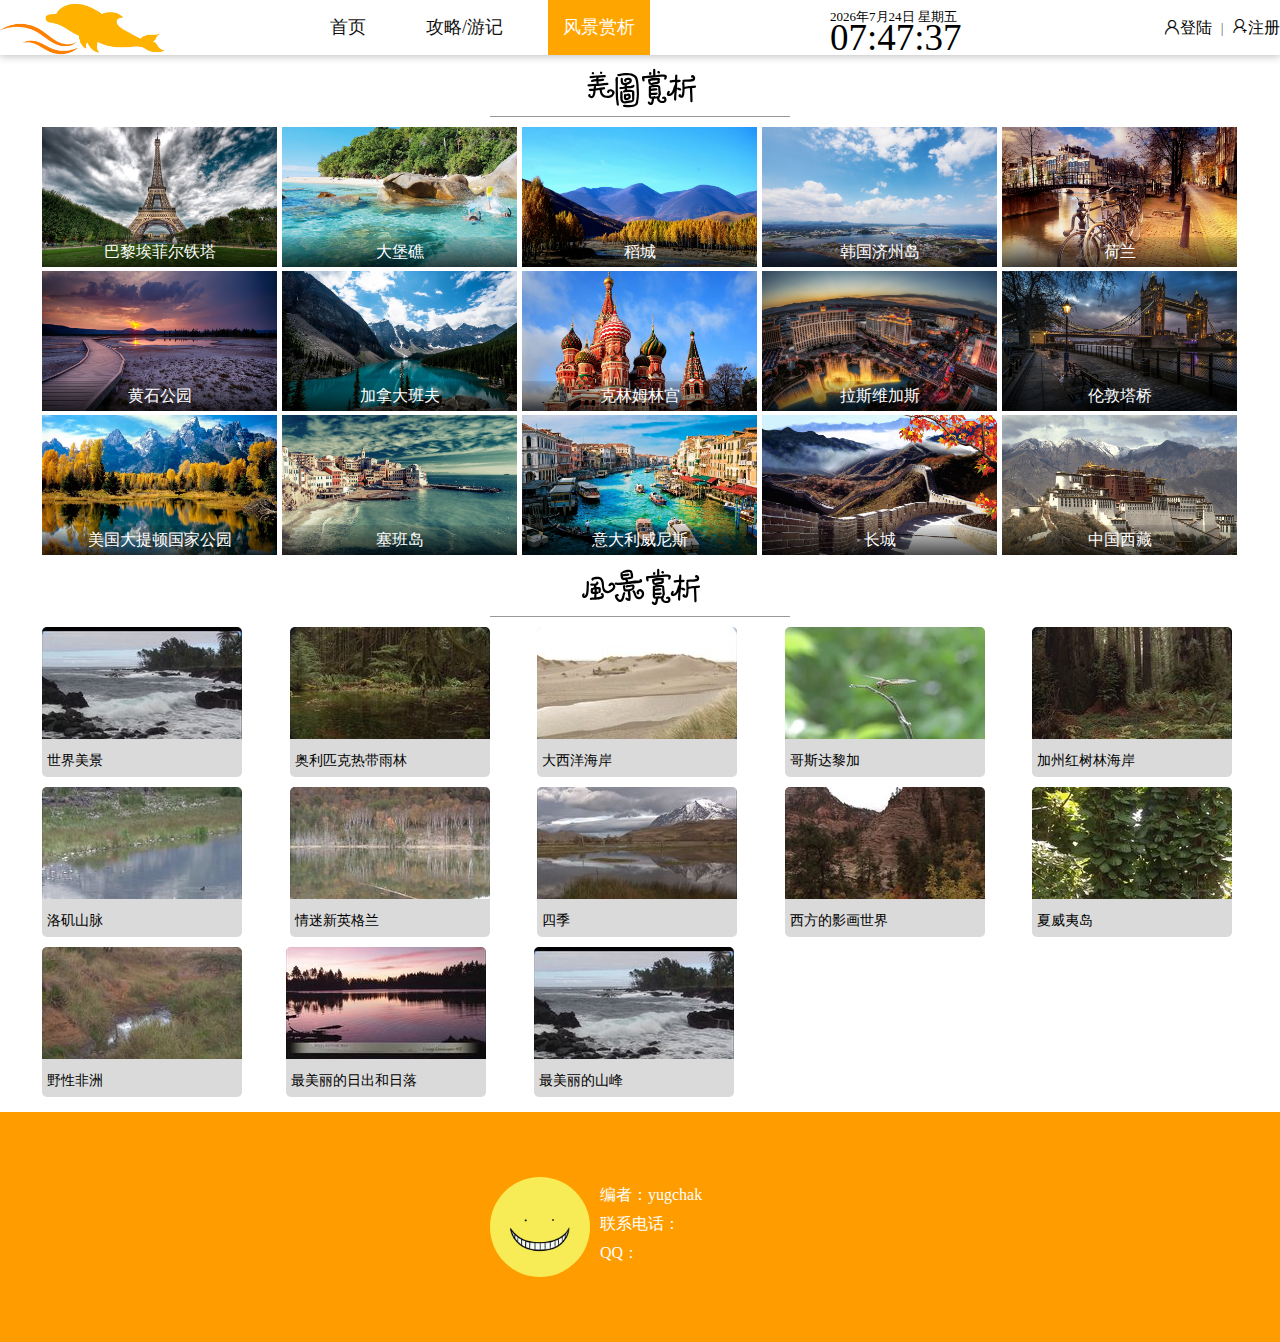
<file: enjoy.html>
<!DOCTYPE html>
<html lang="en">
<head>
    <meta charset="UTF-8">
    <link rel="icon" type="image/x-icon" href="h.ico" />
    <title>风景赏析</title>
    <link rel="stylesheet" href="css/all.css">
    <link rel="stylesheet" href="css/header.css">
    <link rel="stylesheet" href="css/iconfont/iconfont.css">
    <link rel="stylesheet" href="css/reset.css">
    <link rel="stylesheet" href="css/enjoy.css">
    <script src="js/jquery-1.11.2.min.js"></script>
    <script src="js/header.js"></script>
    <script src="js/data.js"></script>
    <script src="js/enjoy.js"></script>
</head>
<body>
    <div id="head">
        <header>
            <div class="h_left"><a href="index.html"></a></div>
            <div class="h_nav">
                <ul>
                    <li><a href="index.html">首页</a></li>
                    <li><a href="record.html">攻略/游记</a></li>
                    <li class="h_n_click"><a href="enjoy.html">风景赏析</a></li>
                </ul>
            </div>
            <div class="h_right">
                <a href="javascript:;" class="h_r_login"><i class="iconfont">&#xe604;</i>登陆</a>
                <span>|</span>
                <a href="javascript:;" class="h_r_register"><i class="iconfont">&#xe606;</i>注册</a>
            </div>
        </header>
        <div class="l_hide">
                <div class="l_h_con">
                    <form action="php/dologin.php" method="post" id="form">
                        <p><span class="iconfont">&#xe604;</span><input type="text" name="username" id="loginUser" value="" placeholder="请输入账号" autofocus autocomplete="on"/></p>
                        <p><span class="iconfont">&#xe602;</span><input type="password" name="password" id="loginPsd" value="" placeholder="请输入密码"/></p>
                        <div class="l_h_c_btnLogin">登陆</div>
                        <div class="l_h_c_btnRegister"><span class="iconfont">&#xe606;</span>注册</div>
                    </form>
                <div class="l_h_c_quit iconfont">&#xe607;</div>
                </div>
        </div>
        <div class="r_hide">
            <div class="r_h_con">
                <form action="php/doregister.php" method="post">
                    <p><span>账号：</span><input id="regUser" type="text" placeholder="请输入账号" autofocus/></p>
                    <p><span>密码：</span><input id="regPsd" type="password" placeholder="请输入密码"/></p>
                    <p><span>确认密码：</span><input type="password" placeholder="请确认密码"/></p>
                </form>
                <div class="r_h_c_btnRegister">注册</div>
                <div class="r_h_c_btnLogin"><i class="iconfont">&#xe604;</i>登陆</div>
                <div class="r_h_c_quit iconfont">&#xe607;</div>
            </div>
        </div>
    </div>
    <div id="container">
        <div class="c-img">
            <p class="title">美图赏析</p>
            <hr>
            <ul>
                <!-- <li><img src="img/enjoy/伦敦塔桥.jpg" alt="伦敦塔桥"><div class="c-i-details">伦敦塔桥</div></li> -->
            </ul>
        </div>
        <div class="c-img-hide">
            <div class="c-i-h-img"><!-- <img src="img/enjoy/中国西藏.jpg"> --></div>
            <div class="c-i-h-list">
                <ul>
                    <!-- <li><img src="img/enjoy/中国西藏.jpg"></li>
                    <li><img src="" alt=""></li>
                    <li><img src="" alt=""></li>
                    <li><img src="" alt=""></li>
                    <li><img src="" alt=""></li>
                    <li><img src="" alt=""></li>
                    <li><img src="" alt=""></li>
                    <li><img src="" alt=""></li>
                    <li><img src="" alt=""></li>
                    <li><img src="" alt=""></li>
                    <li><img src="" alt=""></li>
                    <li><img src="" alt=""></li>
                    <li><img src="" alt=""></li>
                    <li><img src="" alt=""></li>
                    <li><img src="" alt=""></li> -->
                </ul>
            </div>
            <div class="c-i-h-btn">
                <div class="c-i-h-left"></div>
                <div class="c-i-h-right"></div>
            </div>
            <div class="c-i-h-quit">×</div>
        </div>
        <div class="c-video">
            <p class="title">风景赏析</p>
            <hr>
            <div class="c-v-con">
                <ul>
                    <li data="http://player.youku.com/embed/XNDgxMTUwMzcy">
                        <img src="img/enjoy/videoImg/1.jpg">
                        <a href="javascript:void(0);">世界美景</a>
                        <div class="videoHide iconfont">&#xe609;</div>
                    </li>
                    <li data="http://player.youku.com/embed/XNDgxMTUwOTYw">
                        <img src="img/enjoy/videoImg/2.jpg">
                        <a href="javascript:void(0);">奥利匹克热带雨林</a>
                        <div class="videoHide iconfont">&#xe609;</div>
                    </li>
                    <li data="http://player.youku.com/embed/XNDgxMTUxODUy">
                        <img src="img/enjoy/videoImg/3.jpg">
                        <a href="javascript:void(0);">大西洋海岸</a>
                        <div class="videoHide iconfont">&#xe609;</div>
                    </li>
                    <li data="http://player.youku.com/embed/XNDgxMTUyNjg4">
                        <img src="img/enjoy/videoImg/4.jpg">
                        <a href="javascript:void(0);">哥斯达黎加</a>
                        <div class="videoHide iconfont">&#xe609;</div>
                    </li>

                    <li data="http://player.youku.com/embed/XNDgxMTUwMzcy">
                        <img src="img/enjoy/videoImg/5.jpg">
                        <a href="javascript:void(0);">加州红树林海岸</a>
                        <div class="videoHide iconfont">&#xe609;</div>
                    </li>
                    <li data="http://player.youku.com/embed/XNDgxMTU0ODgw">
                        <img src="img/enjoy/videoImg/6.jpg">
                        <a href="javascript:void(0);">洛矶山脉</a>
                        <div class="videoHide iconfont">&#xe609;</div>
                    </li>
                    <li data="http://player.youku.com/embed/XNDgxMTU2MjIw">
                        <img src="img/enjoy/videoImg/7.jpg">
                        <a href="javascript:void(0);">情迷新英格兰</a>
                        <div class="videoHide iconfont">&#xe609;</div>
                    </li>
                    <li data="http://player.youku.com/embed/XNDgxMTU3MTQ4">
                        <img src="img/enjoy/videoImg/8.jpg">
                        <a href="javascript:void(0);">四季</a>
                        <div class="videoHide iconfont">&#xe609;</div>
                    </li>
                    <li data="http://player.youku.com/embed/XNDgxMTU4Mzg0">
                        <img src="img/enjoy/videoImg/9.jpg">
                        <a href="javascript:void(0);">西方的影画世界</a>
                        <div class="videoHide iconfont">&#xe609;</div>
                    </li>
                    <li data="http://player.youku.com/embed/XNDgxMTYwMzY0">
                        <img src="img/enjoy/videoImg/10.jpg">
                        <a href="javascript:void(0);">夏威夷岛</a>
                        <div class="videoHide iconfont">&#xe609;</div>
                    </li>
                    <li data="http://player.youku.com/embed/XNDgxMTYxMjQw">
                        <img src="img/enjoy/videoImg/11.jpg">
                        <a href="javascript:void(0);">野性非洲</a>
                        <div class="videoHide iconfont">&#xe609;</div>
                    </li><li data="http://player.youku.com/embed/XNDgxMTYyMzg4">
                        <img src="img/enjoy/videoImg/12.jpg">
                        <a href="javascript:void(0);">最美丽的日出和日落</a>
                        <div class="videoHide iconfont">&#xe609;</div>
                    </li>
                    <li data="http://player.youku.com/embed/XNDgxMTYzNTY4">
                        <img src="img/enjoy/videoImg/1.jpg">
                        <a href="javascript:void(0);">最美丽的山峰</a>
                        <div class="videoHide iconfont">&#xe609;</div>
                    </li>
                </ul>
            </div>
            <div class="v_hide">
                <div class="v_h_con">
                    <div class="v_h_c_title">
                        <h2 class="v_h_c_h2">世界美景系列</h2>
                        <span class="close">×</span>
                    </div>
                    <div class="v_h_c_content">
                        <iframe src='http://player.youku.com/embed/XNDgxMTUwMzcy' frameborder=0 'allowfullscreen'></iframe>
                    </div>
                </div>
            </div>
        </div>
    </div>
    <div id="clock">
        <p class="c-date"></p>
        <p class="c-time"></p>
    </div>
    <div id="footer">
        <div class="foot_content">
            <img src="img/foot.jpg">
            <ul>
                <li>编者：yugchak</li>
                <li>联系电话：</li>
                <li>QQ：</li>
            </ul>
        </div>
    </div>
</body>
</html>
</file>
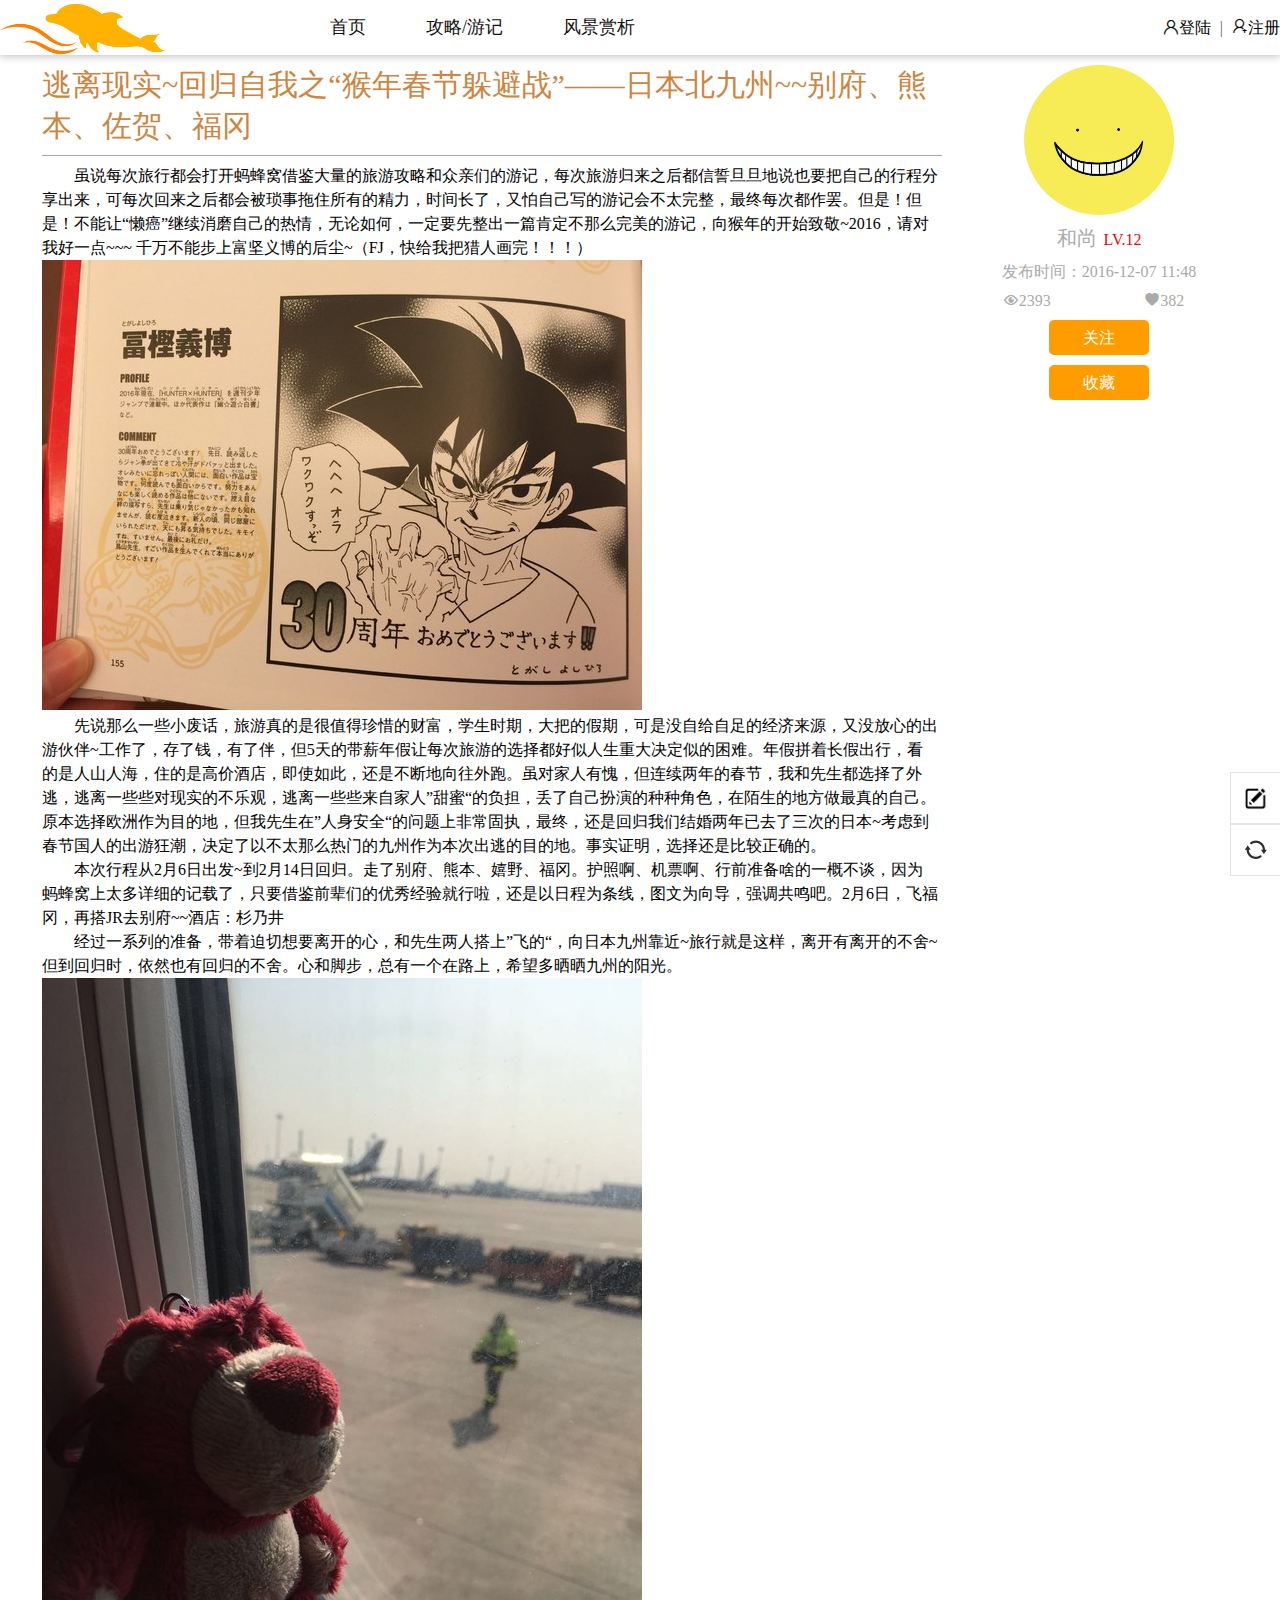
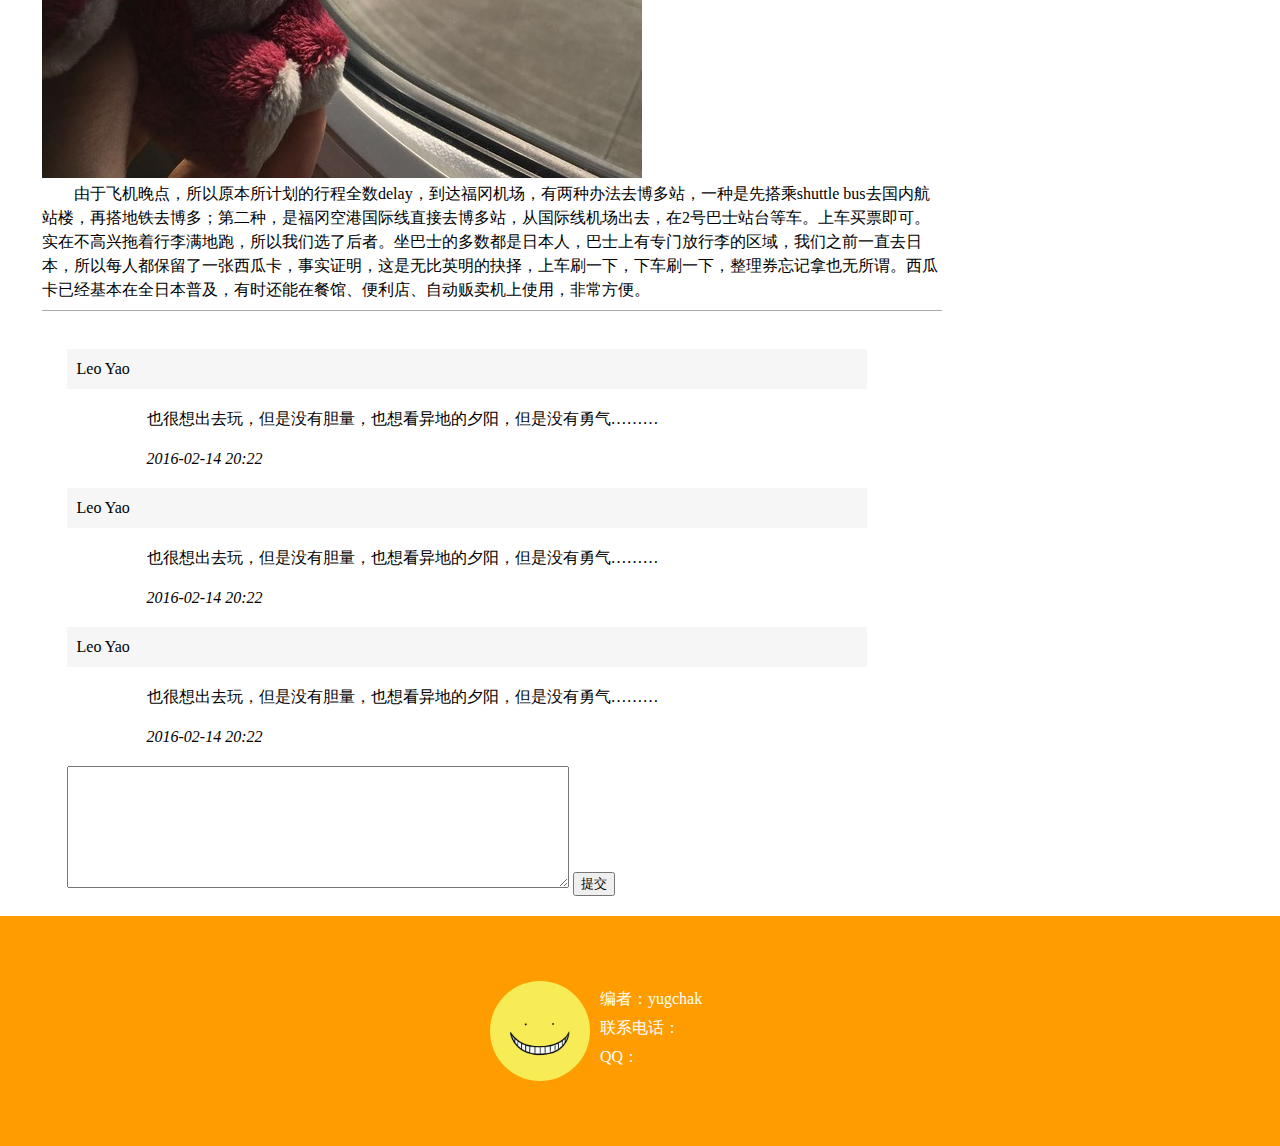
<file: particular.html>
<!DOCTYPE html>
<html lang="en">
<head>
    <meta charset="UTF-8">
    <link rel="icon" type="image/x-icon" href="h.ico" />
    <title>游记</title>
    <link rel="stylesheet" href="css/reset.css">
    <link rel="stylesheet" href="css/iconfont/iconfont.css">
    <link rel="stylesheet" href="css/header.css">
    <link rel="stylesheet" href="css/particular.css">
    <script src="js/jquery-1.11.2.min.js"></script>
    <script src="js/header.js"></script>
    <script src="js/particular.js"></script>
</head>
<body>
    <div id="head">
        <header>
            <div class="h_left"><a href="index.html"></a></div>
            <div class="h_nav">
                <ul>
                    <li><a href="index.html">首页</a></li>
                    <li><a href="record.html">攻略/游记</a></li>
                    <li><a href="enjoy.html">风景赏析</a></li>
                </ul>
            </div>
            <div class="h_right">
                <a href="javascript:;" class="h_r_login"><i class="iconfont">&#xe604;</i>登陆</a>
                <span>|</span>
                <a href="javascript:;" class="h_r_register"><i class="iconfont">&#xe606;</i>注册</a>
            </div>
        </header>
        <div class="l_hide">
                <div class="l_h_con">
                    <form action="php/dologin.php" method="post" id="form">
                        <p><span class="iconfont">&#xe604;</span><input type="text" name="username" id="loginUser" value="" placeholder="请输入账号" autofocus autocomplete="on"/></p>
                        <p><span class="iconfont">&#xe602;</span><input type="password" name="password" id="loginPsd" value="" placeholder="请输入密码"/></p>
                        <div class="l_h_c_btnLogin">登陆</div>
                        <div class="l_h_c_btnRegister"><span class="iconfont">&#xe606;</span>注册</div>
                    </form>
                <div class="l_h_c_quit iconfont">&#xe607;</div>
                </div>
        </div>
        <div class="r_hide">
            <div class="r_h_con">
                <form action="php/doregister.php" method="post">
                    <p><span>账号：</span><input id="regUser" type="text" placeholder="请输入账号" autofocus/></p>
                    <p><span>密码：</span><input id="regPsd" type="password" placeholder="请输入密码"/></p>
                    <p><span>确认密码：</span><input type="password" placeholder="请确认密码"/></p>
                </form>
                <div class="r_h_c_btnRegister">注册</div>
                <div class="r_h_c_btnLogin"><i class="iconfont">&#xe604;</i>登陆</div>
                <div class="r_h_c_quit iconfont">&#xe607;</div>
            </div>
        </div>
    </div>
    <div id="wrap">
        <div id="article">
            <p class="a-title">逃离现实~回归自我之“猴年春节躲避战”——日本北九州~~别府、熊本、佐贺、福冈</p>
            <hr>
            <p class="content">虽说每次旅行都会打开蚂蜂窝借鉴大量的旅游攻略和众亲们的游记，每次旅游归来之后都信誓旦旦地说也要把自己的行程分享出来，可每次回来之后都会被琐事拖住所有的精力，时间长了，又怕自己写的游记会不太完整，最终每次都作罢。但是！但是！不能让“懒癌”继续消磨自己的热情，无论如何，一定要先整出一篇肯定不那么完美的游记，向猴年的开始致敬~2016，请对我好一点~~~ 千万不能步上富坚义博的后尘~（FJ，快给我把猎人画完！！！）
            </p>
            <img src="img/article/1.jpeg" height="450" width="600" alt="">
            <p class="content">
                先说那么一些小废话，旅游真的是很值得珍惜的财富，学生时期，大把的假期，可是没自给自足的经济来源，又没放心的出游伙伴~工作了，存了钱，有了伴，但5天的带薪年假让每次旅游的选择都好似人生重大决定似的困难。年假拼着长假出行，看的是人山人海，住的是高价酒店，即使如此，还是不断地向往外跑。虽对家人有愧，但连续两年的春节，我和先生都选择了外逃，逃离一些些对现实的不乐观，逃离一些些来自家人”甜蜜“的负担，丢了自己扮演的种种角色，在陌生的地方做最真的自己。                原本选择欧洲作为目的地，但我先生在”人身安全“的问题上非常固执，最终，还是回归我们结婚两年已去了三次的日本~考虑到春节国人的出游狂潮，决定了以不太那么热门的九州作为本次出逃的目的地。事实证明，选择还是比较正确的。
            </p>
            <p class="content">
                本次行程从2月6日出发~到2月14日回归。走了别府、熊本、嬉野、福冈。护照啊、机票啊、行前准备啥的一概不谈，因为蚂蜂窝上太多详细的记载了，只要借鉴前辈们的优秀经验就行啦，还是以日程为条线，图文为向导，强调共鸣吧。2月6日，飞福冈，再搭JR去别府~~酒店：杉乃井
            </p>
            <p class="content">
                经过一系列的准备，带着迫切想要离开的心，和先生两人搭上”飞的“，向日本九州靠近~旅行就是这样，离开有离开的不舍~但到回归时，依然也有回归的不舍。心和脚步，总有一个在路上，希望多晒晒九州的阳光。
            </p>
            <img src="img/article/2.jpeg" height="800" width="600" alt="">
            <p class="content">
                由于飞机晚点，所以原本所计划的行程全数delay，到达福冈机场，有两种办法去博多站，一种是先搭乘shuttle bus去国内航站楼，再搭地铁去博多；第二种，是福冈空港国际线直接去博多站，从国际线机场出去，在2号巴士站台等车。上车买票即可。实在不高兴拖着行李满地跑，所以我们选了后者。坐巴士的多数都是日本人，巴士上有专门放行李的区域，我们之前一直去日本，所以每人都保留了一张西瓜卡，事实证明，这是无比英明的抉择，上车刷一下，下车刷一下，整理券忘记拿也无所谓。西瓜卡已经基本在全日本普及，有时还能在餐馆、便利店、自动贩卖机上使用，非常方便。
            </p>
            <hr>
        </div>
        <div id="info">
            <div class="i-icon">
                <img src="img/foot.jpg"alt="">
            </div>
            <p class="i-author">和尚<span>LV.12</span></p>
            <p class="i-time">发布时间：<span>2016-12-07&nbsp11:48</span></p>
            <div class="i-sundry">
                <p class="read"><span class="iconfont">&#xe60e;</span>2393</p>
                <p class="like"><span class="iconfont">&#xe60f;</span>382</p>
            </div>
            <div class="i-btn">
                <div class="i-b-attention">关注</div>
                <div class="i-b-collect">收藏</div>
            </div>
        </div>
    </div>

    <style>
        #comment{width: 800px;margin-left: 66.5px;margin-bottom: 20px;}
        #comment .c-list li{margin-bottom: 20px;}
        #comment .c-list .c-l-name{height: 40px;width: 790px;background: #f6f6f6;line-height: 40px;padding-left: 10px;}
        #comment .c-list .c-l-com{width: 700px;padding-left: 80px;margin: 20px 0;}
        #comment .c-list .c-l-time{margin-left: 80px}
        #comment .c-text textarea{width: 480px;height: 100px;outline: none;padding: 10px;}
    </style>
    <div id="comment">
        <div class="c-list">
            <ul>
                <li>
                    <div class="c-l-name">Leo Yao</div>
                    <p class="c-l-com">也很想出去玩，但是没有胆量，也想看异地的夕阳，但是没有勇气………</p>
                    <i class="c-l-time">2016-02-14 20:22</i>
                </li>
                <li>
                    <div class="c-l-name">Leo Yao</div>
                    <p class="c-l-com">也很想出去玩，但是没有胆量，也想看异地的夕阳，但是没有勇气………</p>
                    <i class="c-l-time">2016-02-14 20:22</i>
                </li>
                <li>
                    <div class="c-l-name">Leo Yao</div>
                    <p class="c-l-com">也很想出去玩，但是没有胆量，也想看异地的夕阳，但是没有勇气………</p>
                    <i class="c-l-time">2016-02-14 20:22</i>
                </li>
            </ul>
        </div>
        <div class="c-text">
            <textarea name="com-txt" id="com-txt" cols="30" rows="10"></textarea>
            <button id="com-btn">提交</button>
        </div>
    </div>
    <div id="aside">
        <ul>
            <li class="backTop"><a href="javascript:void(0);"><div class="char">返回顶部</div></a></li>
            <li class="publish"><a href="record.html#text"><div class="char">写帖子</div></a></li>
            <li class="reload"><a href=""><div class="char">刷新</div></a></li>
        </ul>
    </div>
    <div id="footer">
        <div class="foot_content">
            <img src="img/foot.jpg">
            <ul>
                <li>编者：yugchak</li>
                <li>联系电话：</li>
                <li>QQ：</li>
            </ul>
        </div>
    </div>
</body>
</html>
</file>
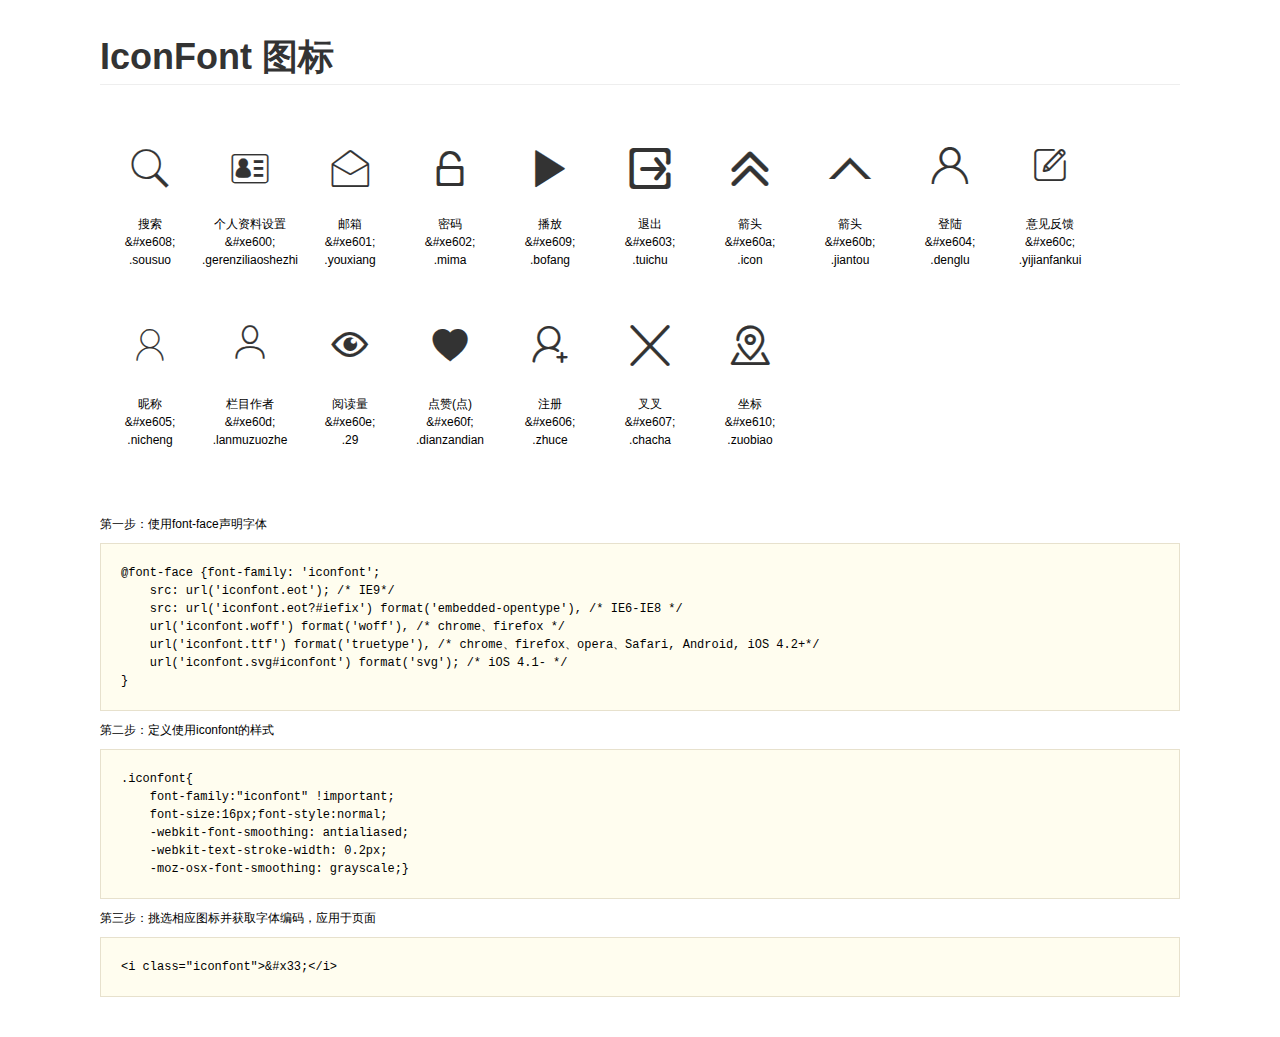
<file: css/iconfont/demo.html>
<!DOCTYPE html>
<html>
<head>
    <meta charset="utf-8"/>
    <title>IconFont</title>
    <link rel="stylesheet" href="demo.css">
    <link rel="stylesheet" href="iconfont.css">
</head>
<body>
    <div class="main">
        <h1>IconFont 图标</h1>
        <ul class="icon_lists clear">
            
                <li>
                <i class="icon iconfont">&#xe608;</i>
                    <div class="name">搜索</div>
                    <div class="code">&amp;#xe608;</div>
                    <div class="fontclass">.sousuo</div>
                </li>
            
                <li>
                <i class="icon iconfont">&#xe600;</i>
                    <div class="name">个人资料设置</div>
                    <div class="code">&amp;#xe600;</div>
                    <div class="fontclass">.gerenziliaoshezhi</div>
                </li>
            
                <li>
                <i class="icon iconfont">&#xe601;</i>
                    <div class="name">邮箱</div>
                    <div class="code">&amp;#xe601;</div>
                    <div class="fontclass">.youxiang</div>
                </li>
            
                <li>
                <i class="icon iconfont">&#xe602;</i>
                    <div class="name">密码</div>
                    <div class="code">&amp;#xe602;</div>
                    <div class="fontclass">.mima</div>
                </li>
            
                <li>
                <i class="icon iconfont">&#xe609;</i>
                    <div class="name">播放</div>
                    <div class="code">&amp;#xe609;</div>
                    <div class="fontclass">.bofang</div>
                </li>
            
                <li>
                <i class="icon iconfont">&#xe603;</i>
                    <div class="name">退出</div>
                    <div class="code">&amp;#xe603;</div>
                    <div class="fontclass">.tuichu</div>
                </li>
            
                <li>
                <i class="icon iconfont">&#xe60a;</i>
                    <div class="name">箭头</div>
                    <div class="code">&amp;#xe60a;</div>
                    <div class="fontclass">.icon</div>
                </li>
            
                <li>
                <i class="icon iconfont">&#xe60b;</i>
                    <div class="name">箭头</div>
                    <div class="code">&amp;#xe60b;</div>
                    <div class="fontclass">.jiantou</div>
                </li>
            
                <li>
                <i class="icon iconfont">&#xe604;</i>
                    <div class="name">登陆</div>
                    <div class="code">&amp;#xe604;</div>
                    <div class="fontclass">.denglu</div>
                </li>
            
                <li>
                <i class="icon iconfont">&#xe60c;</i>
                    <div class="name">意见反馈</div>
                    <div class="code">&amp;#xe60c;</div>
                    <div class="fontclass">.yijianfankui</div>
                </li>
            
                <li>
                <i class="icon iconfont">&#xe605;</i>
                    <div class="name">昵称</div>
                    <div class="code">&amp;#xe605;</div>
                    <div class="fontclass">.nicheng</div>
                </li>
            
                <li>
                <i class="icon iconfont">&#xe60d;</i>
                    <div class="name">栏目作者</div>
                    <div class="code">&amp;#xe60d;</div>
                    <div class="fontclass">.lanmuzuozhe</div>
                </li>
            
                <li>
                <i class="icon iconfont">&#xe60e;</i>
                    <div class="name">阅读量</div>
                    <div class="code">&amp;#xe60e;</div>
                    <div class="fontclass">.29</div>
                </li>
            
                <li>
                <i class="icon iconfont">&#xe60f;</i>
                    <div class="name">点赞(点)</div>
                    <div class="code">&amp;#xe60f;</div>
                    <div class="fontclass">.dianzandian</div>
                </li>
            
                <li>
                <i class="icon iconfont">&#xe606;</i>
                    <div class="name">注册</div>
                    <div class="code">&amp;#xe606;</div>
                    <div class="fontclass">.zhuce</div>
                </li>
            
                <li>
                <i class="icon iconfont">&#xe607;</i>
                    <div class="name">叉叉</div>
                    <div class="code">&amp;#xe607;</div>
                    <div class="fontclass">.chacha</div>
                </li>
            
                <li>
                <i class="icon iconfont">&#xe610;</i>
                    <div class="name">坐标</div>
                    <div class="code">&amp;#xe610;</div>
                    <div class="fontclass">.zuobiao</div>
                </li>
            
        </ul>


        <div class="helps">
            第一步：使用font-face声明字体
            <pre>
@font-face {font-family: 'iconfont';
    src: url('iconfont.eot'); /* IE9*/
    src: url('iconfont.eot?#iefix') format('embedded-opentype'), /* IE6-IE8 */
    url('iconfont.woff') format('woff'), /* chrome、firefox */
    url('iconfont.ttf') format('truetype'), /* chrome、firefox、opera、Safari, Android, iOS 4.2+*/
    url('iconfont.svg#iconfont') format('svg'); /* iOS 4.1- */
}
</pre>
第二步：定义使用iconfont的样式
            <pre>
.iconfont{
    font-family:"iconfont" !important;
    font-size:16px;font-style:normal;
    -webkit-font-smoothing: antialiased;
    -webkit-text-stroke-width: 0.2px;
    -moz-osx-font-smoothing: grayscale;}
</pre>
第三步：挑选相应图标并获取字体编码，应用于页面
<pre>
&lt;i class="iconfont"&gt;&amp;#x33;&lt;/i&gt;
</pre>
        </div>

    </div>
</body>
</html>
</file>
<file: css/all.css>
@charset "utf-8";
*{margin: 0;padding: 0;}
ul,li{list-style: none;}
body{font-size: 14px;font-family: "微软雅黑";min-width: 1080px;}
/*html,body{height: 100%;;}*/
a{color: #000;}
.cb{user-select:none;-webkit-user-select:none;-o-user-select:none;-moz-user-select:none;-ms-user-select:none;}
</file>
<file: css/header.css>
@charset "utf-8";
/* 大屏幕 ：大于等于1200px */
@media (min-width: 1200px) {#main{width: 100%;}}
@media (min-width: 1000px) {#main{width: 100%;}}
/* 默认 */
@media (max-width: 980px) {#head_size,#footer_size{width: 1256px;}}
/* 平板电脑和小屏电脑之间的分辨率 */
@media (min-width: 768px) and (max-width: 990px) {#head_size,#footer_size{width: 1256px;}}
/* 横向放置的手机和竖向放置的平板电脑之间的分辨率 */
@media (max-width: 767px) {#head_size,#footer_size{width: 1256px;}}
/* 横向放置的手机及分辨率更小的设备 */
@media (max-width: 480px) {#head_size,#footer_size{width: 1256px;}}
/*header start*/
#head{width: 100%;background: #fff;box-shadow: 0 1px 8px #bababa;}
#head header{width: 100%;height: 55px;margin:0 auto;}
#head header .h_left{width: 165px;height:55px;background-image: url(../img/logo.png);float: left;margin-right: 150px;background-size: cover;}
#head header .h_nav li{float: left;margin-right: 30px;font-size: 18px;height: 55px;box-sizing: border-box;padding: 0 15px;transition: background .3s ease;}
#head header .h_nav li:hover{border-bottom: 5px solid #ffa500;}
#head header .h_nav li:hover a{color: #FFA500;}
#head header .h_nav li.h_n_click{background: #ffa500;}
#head header .h_nav li.h_n_click a{color: #FFFFFF;}
#head header .h_nav li a{color: #111;line-height: 55px;text-align: center;display: block;}
#head header .h_right{float: right;height: 55px;line-height: 55px;}
#head header .h_right a{font-size: 16px;color: #000;}
#head header .h_right a:hover{color: #ffa500;}
#head header .h_right span{margin: 0 5px;color: #666;}
#head .l_hide{background: rgba(0,0,0,0.7);position: fixed;top: 0;display: none;z-index: 10;}
#head .l_hide .l_h_con {height: 206px;width:250px;position: absolute;top: 50%;left: 50%;margin-top: -103px;margin-left:-125px;transform: scale(0);transition: transform .5s ease;}
#head .l_hide .l_h_con p{height:50px;background: #FAFFBD;line-height: 50px;}
#head .l_hide .l_h_con p:first-child{border-bottom: 1px solid #BABABA;}
#head .l_hide .l_h_con p input{height: 40px;width: 220px;border: none;background: #FAFFBD;outline: none;}
#head .l_hide .l_h_con p span{font-size: 22px;margin: 0 3px;}
#head .l_hide .l_h_c_btnLogin{width: 250px;height: 40px;background: rgba(0,0,0,0.8);margin-top: 40px;color: #fff;font-size: 20px;text-align: center;line-height: 40px;border-radius: 4px;cursor: pointer;}
#head .l_hide .l_h_c_btnLogin:hover{background: #999;}
#head .l_hide .l_h_c_btnRegister{color: #fff;margin: 3px 0;cursor: pointer;display: inline-block;}
#head .l_hide .l_h_c_btnRegister span{margin: 3px;}
#head .l_hide .l_h_con .l_h_c_quit{width: 22px;height: 22px;background: #FAFFBD;position: absolute;top: -10px;right: -10px;cursor: pointer;border-radius: 50%;text-align: center;line-height: 22px;font-size: 10px;transition: all .3s ease;}
#head .l_hide .l_h_con .l_h_c_quit:hover{transform: rotate(180deg);}

#head .r_hide{background: rgba(0,0,0,0.7);position: fixed;top: 0;display: none;z-index: 10;}
#head .r_hide .r_h_con{width:290px;height:230;position: absolute;top: 50%;left: 50%;margin-top: -115px;margin-left: -145px;transform: scale(0);transition: transform .5s ease;}
#head .r_hide span{width:70px;color: #FFFFFF;display:inline-block;text-align: right;}
#head .r_hide input{width: 215px;height:40px;background: rgba(0,0,0,0.3);border:none;outline: none;color: #fff;padding: 0 0 0 5px;}
#head .r_hide .r_h_c_btnRegister{width: 250px;height: 40px;background: rgba(0,0,0,0.8);margin: 40px auto 0;color: #fff;font-size: 20px;text-align: center;line-height: 40px;border-radius: 4px;cursor: pointer;}
#head .r_hide .r_h_c_btnRegister:hover{background: #999;}
#head .r_hide .r_h_c_btnLogin{color: #fff;margin: 3px 0;cursor: pointer;display: inline-block;}
#head .r_hide .r_h_c_btnLogin i{margin: 3px 0 0 15px;}
#head .r_hide .r_h_con .r_h_c_quit{width: 22px;height: 22px;background: rgba(0,0,0,0.3);position: absolute;top: -10px;right: -10px;cursor: pointer;border-radius: 50%;text-align: center;line-height: 22px;font-size: 10px;transition: all .3s ease;color: #fff;}
#head .r_hide .r_h_con .r_h_c_quit:hover{transform: rotate(180deg);}
/*header end*/
/*footer*/
#footer{width: 100%;height: 230px;background: #ff9d00;float: left;position: relative;}
#footer .foot_content{width:300px;height: 100px;position: absolute;top: 50%;margin-top: -50px;left: 50%;margin-left: -150px;}
#footer .foot_content img{width: 100px;height: 100px;float: left;border-radius: 50%;}
#footer .foot_content ul{float: left;}
#footer .foot_content ul li{font-size: 16px;color: #fff;margin: 8px 0 0 10px;}
</file>
<file: css/iconfont/iconfont.css>
@font-face {font-family: "iconfont";
  src: url('iconfont.eot?t=1477378094'); /* IE9*/
  src: url('iconfont.eot?t=1477378094#iefix') format('embedded-opentype'), /* IE6-IE8 */
  url('iconfont.woff?t=1477378094') format('woff'), /* chrome, firefox */
  url('iconfont.ttf?t=1477378094') format('truetype'), /* chrome, firefox, opera, Safari, Android, iOS 4.2+*/
  url('iconfont.svg?t=1477378094#iconfont') format('svg'); /* iOS 4.1- */
}

.iconfont {
  font-family:"iconfont" !important;
  font-size:16px;
  font-style:normal;
  -webkit-font-smoothing: antialiased;
  -webkit-text-stroke-width: 0.2px;
  -moz-osx-font-smoothing: grayscale;
}
.icon-sousuo:before { content: "\e608"; }
.icon-gerenziliaoshezhi:before { content: "\e600"; }
.icon-youxiang:before { content: "\e601"; }
.icon-mima:before { content: "\e602"; }
.icon-bofang:before { content: "\e609"; }
.icon-tuichu:before { content: "\e603"; }
.icon-icon:before { content: "\e60a"; }
.icon-jiantou:before { content: "\e60b"; }
.icon-denglu:before { content: "\e604"; }
.icon-yijianfankui:before { content: "\e60c"; }
.icon-nicheng:before { content: "\e605"; }
.icon-lanmuzuozhe:before { content: "\e60d"; }
.icon-29:before { content: "\e60e"; }
.icon-dianzandian:before { content: "\e60f"; }
.icon-zhuce:before { content: "\e606"; }
.icon-chacha:before { content: "\e607"; }
.icon-zuobiao:before { content: "\e610"; }
</file>
<file: css/enjoy.css>
@charset "utf-8";
@font-face{
font-family: dd;
src:url(../css/造字工房丁丁体演示版常规体.otf);
}
/*美图欣赏*/
#container{width: 1216px;margin: 0 auto;padding: 5px;}
#container p.title{font-family: dd;font-size: 50px;text-align: center;}
#container hr{width: 300px;border: none;background: #999;height: 1px;margin: 0px auto 10px;}
#container .c-img{width: calc(100% - 20px);height: 500px;padding: 0 10px;}
#container .c-img ul li{width: 235px;height: 140px;display: inline-block;cursor: pointer;position: relative;margin-right:5px;}
#container .c-img ul li:nth-child(5n){margin-right: 0;}
#container .c-img ul li img{width: 235px;height: 140px;transition: all 1s linear;}
#container .c-img ul li:hover img{transform: rotate3d(1,0,1,360deg);}
#container .c-img ul li .c-i-details{width: 235px;height: 30px;position: absolute;bottom: 0;color: #fff;font-size: 16px;text-align: center;line-height: 30px;background-image: linear-gradient(
to bottom,rgba(0,0,0,0.1),rgba(0,0,0,0.7));}
#container div.c-img-hide{width: 100%;height: 1000px;background-color: rgba(0,0,0,0.5);position: fixed;top: 0;left: 0;display: none;z-index: 99;}
#container div.c-i-h-img{width: 799px;height: 450px;background: #fff;margin: 20px auto 30px;position: relative;}
#container div.c-i-h-img img{width: 799px;height: 450px;position: absolute;top: 0;display: none;}
#container .c-img-hide .c-i-h-list{width: 1071px;height: 100px;margin: 0 auto;overflow: hidden;}
#container .c-img-hide .c-i-h-list ul{width: 300%;position: relative;}
#container .c-img-hide .c-i-h-list ul li{width: 148px;height:98px;display: inline-block;background: #fff;border: 1px solid transparent;cursor: pointer;margin-right: 3px;}
#container .c-img-hide .c-i-h-list ul li:hover{border: 1px solid #ff5c00;}
#container .c-img-hide .c-i-h-list ul li.on{border: 1px solid #ff5c00;}
#container .c-img-hide .c-i-h-list ul li img{width: 148px;height:98px;}

#container .c-img-hide .c-i-h-left{width: 0px;height: 0px;border: 40px solid transparent;border-right: 70px solid #fff;position: relative;bottom: 92px;left: 20px;cursor: pointer;display: inline-block;}
#container .c-img-hide .c-i-h-left:hover{border-right: 70px solid #ff9d00;}
#container .c-img-hide .c-i-h-right{width: 0px;height: 0px;border: 40px solid transparent;border-left: 70px solid #fff;position: relative;bottom: 92px;right: -1105px;cursor: pointer;display: inline-block;}
#container .c-img-hide .c-i-h-right:hover{border-left: 70px solid #ff9d00;}
#container .c-img-hide .c-i-h-quit{width: 30px;height: 30px;border-radius: 50%;background: #666;position: absolute;top: 3px;right: 155px;color:#fff;font-size: 20px;text-align: center;line-height: 30px;cursor: pointer;}
#container .c-img-hide .c-i-h-quit:hover{background: #444;}
/*video*/
#container .c-video{width: calc(100% - 20px);padding: 0 10px;}
#container .c-video .c-v-con li{width: 200px;height: 150px;background: #dadada;display:inline-block;border-radius: 5px;position: relative;margin:0 44px 10px 0;}
#container .c-video .c-v-con li:nth-child(5n){margin-right: 0;}
#container .c-video .c-v-con li img{border-radius: 5px 5px 0 0;cursor: pointer;}
#container .c-video .c-v-con li .videoHide{width: 200px;height: 112px;position: absolute;top: 0;background: rgba(0,0,0,0.5);color: #fff;font-size: 50px;text-align: center;line-height: 112px;cursor: pointer;display:none;}
#container .c-video .c-v-con li a{display:block;height: 35px;text-align: left;line-height: 35px;padding-left: 5px;}
#container .c-video .c-v-con li a:hover{color: #ff9c00;}
#container .v_hide{position: fixed;top:0;left: 0;background: rgba(0,0,0,0.3);display: none;z-index: 99;}
#container .v_hide .v_h_con{width: 880px;height: 600px;background: #fff;position: absolute;top:-20%;left:50%;margin-top:-300px;margin-left: -440px;display: none;}
#container .v_hide .v_h_con .v_h_c_title{height:60px;line-height: 60px}
#container .v_hide .v_h_con .v_h_c_title .v_h_c_h2{float: left;margin-left: 10px;}
#container .v_hide .v_h_con .v_h_c_title .close{float: right;width:30px;height: 30px;background: transparent;text-align: center;line-height: 30px;border-radius: 50%;margin-top:15px;color: gray;margin-right: 10px;transition:background .3s;}
#container .v_hide .v_h_con .v_h_c_title .close:hover{cursor:pointer;background: #ff9d00;color:#fff;}
#container .v_hide .v_h_con .v_h_c_content{height:540px;}
#container .v_hide .v_h_con .v_h_c_content iframe{width: 100%;height: 100%;}
/*clock*/
#clock{width:150px;height:50px;position: absolute;top: 8px;right: 300px;cursor: move;}
#clock .c-date{font-size: 13px;margin-bottom: -10px;}
#clock .c-time{font-size: 37px;}
</file>
<file: css/particular.css>
@charset "utf-8";
/*info*/
#wrap{width: 1216px;margin: 0 auto 20px;position: relative;}
#article{width: 896px;padding: 10px;}
#info{width: 278px;height: 378px;padding: 10px;position: absolute;top: 0;right: 0;}

#info .i-icon{width: 150px;height: 150px;margin: 0 auto;}
#info .i-icon img{width: 150px;height: 150px;border-radius: 50%;margin: 0 auto;}
#info p{color: #aaa;text-align: center;}
#info .i-author{margin: 10px 0;color: #aaa;font-size: 20px;text-align: center;}
#info .i-author span{color: #ec0a0a;margin-left: 7px;font-size: 16px;}
#info .i-time{height: 20px;margin-bottom: 10px;}
#info .i-sundry p{width:48%;display: inline-block;}
#info .i-btn div{width:100px;height:35px;margin: 10px auto;background: #ff9d00;border-radius: 5px;color: #fff;text-align: center;line-height: 35px;cursor: pointer;}
#info .i-btn div:hover{background: #ff5c00;}
/*article*/
#article p.a-title{font-size: 30px;color:   #CD853F;}
#article hr{border: none;width: 900px;height: 1px;background: #aaa;}
#article p.content{text-indent: 2em;line-height: 1.5em;}
/*aside*/
#aside{width: 50px;height: 150px;position: fixed;right: 0;bottom: 30px;z-index: 10;}
#aside li{width: 50px;height: 50px;background-size: 50%;background-position: center;background-repeat: no-repeat;background-color: #fff;border: 1px solid #e5e5e5;}
#aside li.backTop{background-image: url(../img/aside/top.png);opacity: 0;}
#aside li.publish{background-image: url(../img/aside/publish.png);}
#aside li.reload{background-image: url(../img/aside/reload.png);}
#aside li a{width: 50px;height: 50px;display: block;}
#aside li a>div.char{width: 50px;height: 50px;background-color: #999;text-align: center;line-height: 50px;color: #fff;font-size: 12px;display: none;}
</file>
<file: css/iconfont/demo.css>
*{margin: 0;padding: 0;list-style: none;}
/*
KISSY CSS Reset
理念：1. reset 的目的不是清除浏览器的默认样式，这仅是部分工作。清除和重置是紧密不可分的。
2. reset 的目的不是让默认样式在所有浏览器下一致，而是减少默认样式有可能带来的问题。
3. reset 期望提供一套普适通用的基础样式。但没有银弹，推荐根据具体需求，裁剪和修改后再使用。
特色：1. 适应中文；2. 基于最新主流浏览器。
维护：玉伯<lifesinger@gmail.com>, 正淳<ragecarrier@gmail.com>
 */

/** 清除内外边距 **/
body, h1, h2, h3, h4, h5, h6, hr, p, blockquote, /* structural elements 结构元素 */
dl, dt, dd, ul, ol, li, /* list elements 列表元素 */
pre, /* text formatting elements 文本格式元素 */
form, fieldset, legend, button, input, textarea, /* form elements 表单元素 */
th, td /* table elements 表格元素 */ {
  margin: 0;
  padding: 0;
}

/** 设置默认字体 **/
body,
button, input, select, textarea /* for ie */ {
  font: 12px/1.5 tahoma, arial, \5b8b\4f53, sans-serif;
}
h1, h2, h3, h4, h5, h6 { font-size: 100%; }
address, cite, dfn, em, var { font-style: normal; } /* 将斜体扶正 */
code, kbd, pre, samp { font-family: courier new, courier, monospace; } /* 统一等宽字体 */
small { font-size: 12px; } /* 小于 12px 的中文很难阅读，让 small 正常化 */

/** 重置列表元素 **/
ul, ol { list-style: none; }

/** 重置文本格式元素 **/
a { text-decoration: none; }
a:hover { text-decoration: underline; }


/** 重置表单元素 **/
legend { color: #000; } /* for ie6 */
fieldset, img { border: 0; } /* img 搭车：让链接里的 img 无边框 */
button, input, select, textarea { font-size: 100%; } /* 使得表单元素在 ie 下能继承字体大小 */
/* 注：optgroup 无法扶正 */

/** 重置表格元素 **/
table { border-collapse: collapse; border-spacing: 0; }

/* 清除浮动 */
.ks-clear:after, .clear:after {
  content: '\20';
  display: block;
  height: 0;
  clear: both;
}
.ks-clear, .clear {
  *zoom: 1;
}

.main {padding: 30px 100px;}
.main h1{font-size:36px; color:#333; text-align:left;margin-bottom:30px; border-bottom: 1px solid #eee;}

.helps{margin-top:40px;}
.helps pre{
  padding:20px;
  margin:10px 0;
  border:solid 1px #e7e1cd;
  background-color: #fffdef;
  overflow: auto;
}

.icon_lists li{
  float:left;
  width: 100px;
  height:180px;
  text-align: center;
}
.icon_lists .icon{
  font-size: 42px;
  line-height: 100px;
  margin: 10px 0;
  color:#333;
  -webkit-transition: font-size 0.25s ease-out 0s;
  -moz-transition: font-size 0.25s ease-out 0s;
  transition: font-size 0.25s ease-out 0s;

}
.icon_lists .icon:hover{
  font-size: 100px;
}
</file>
